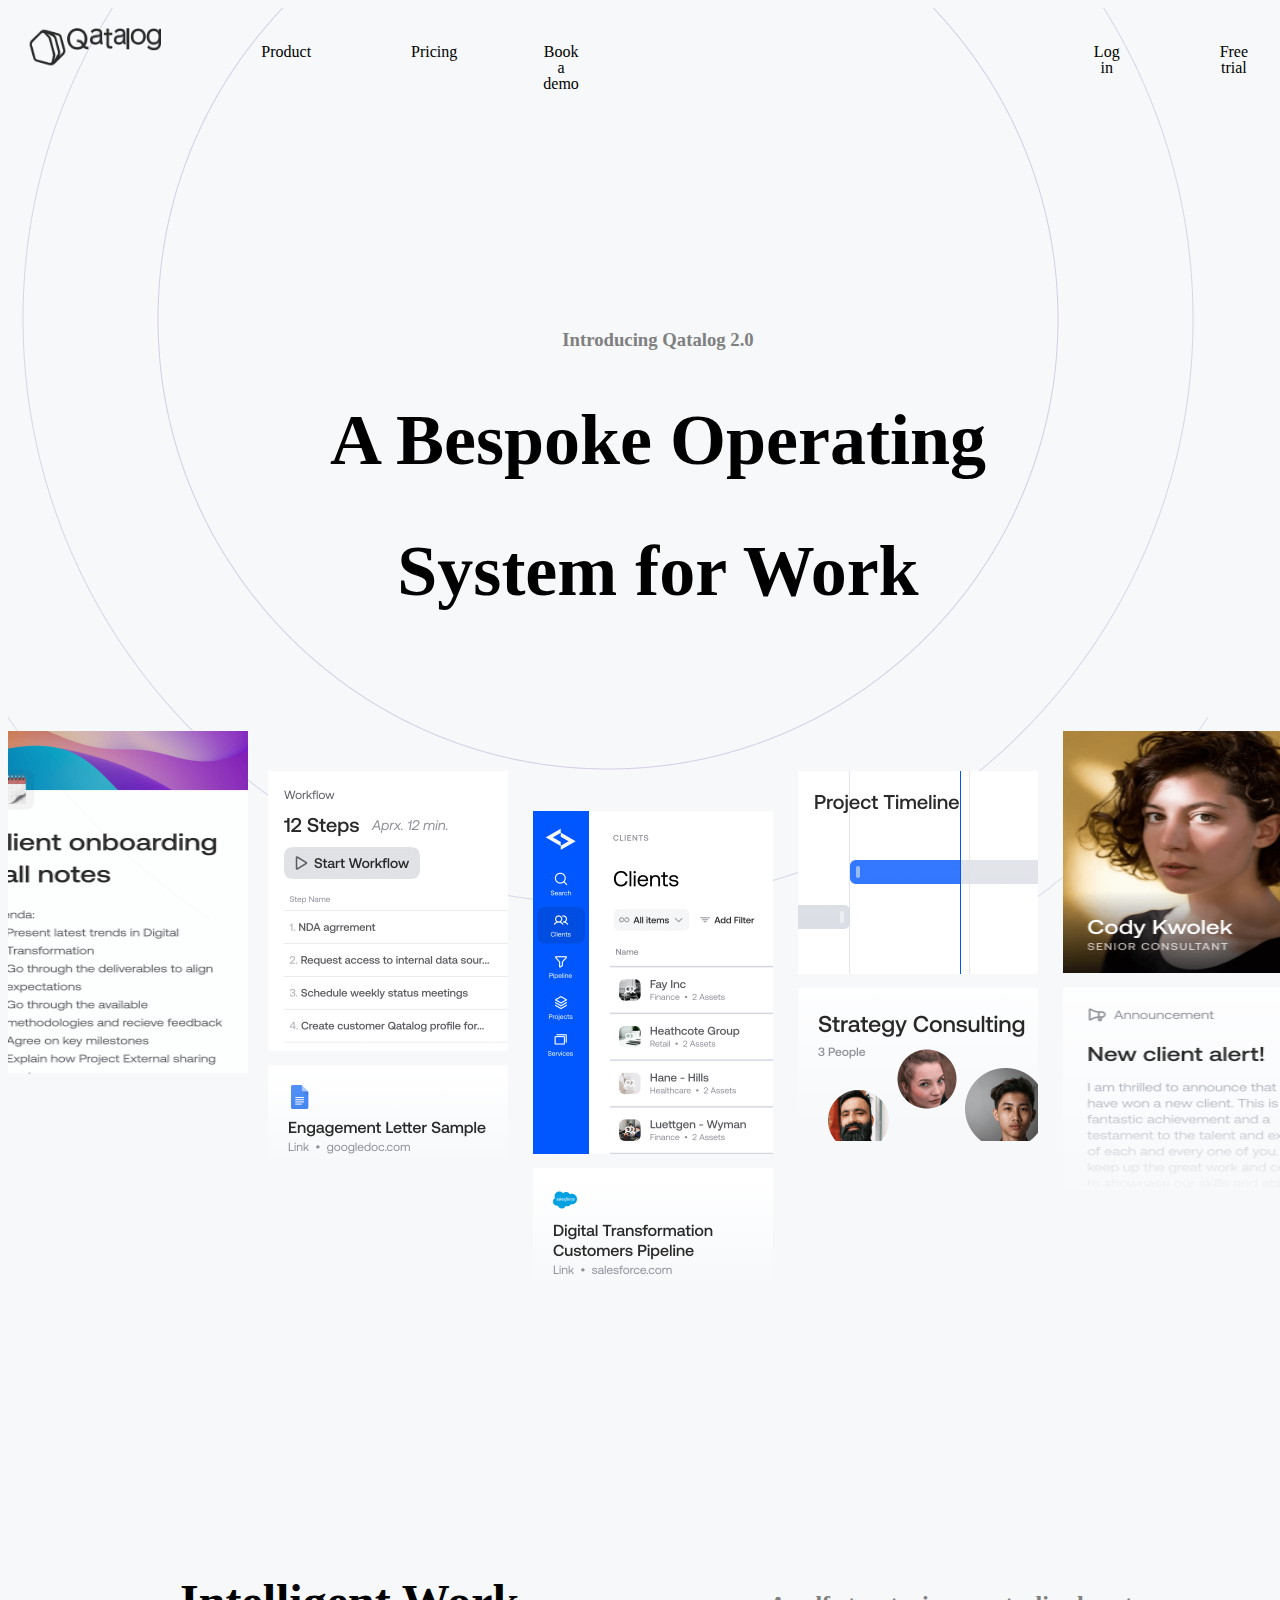
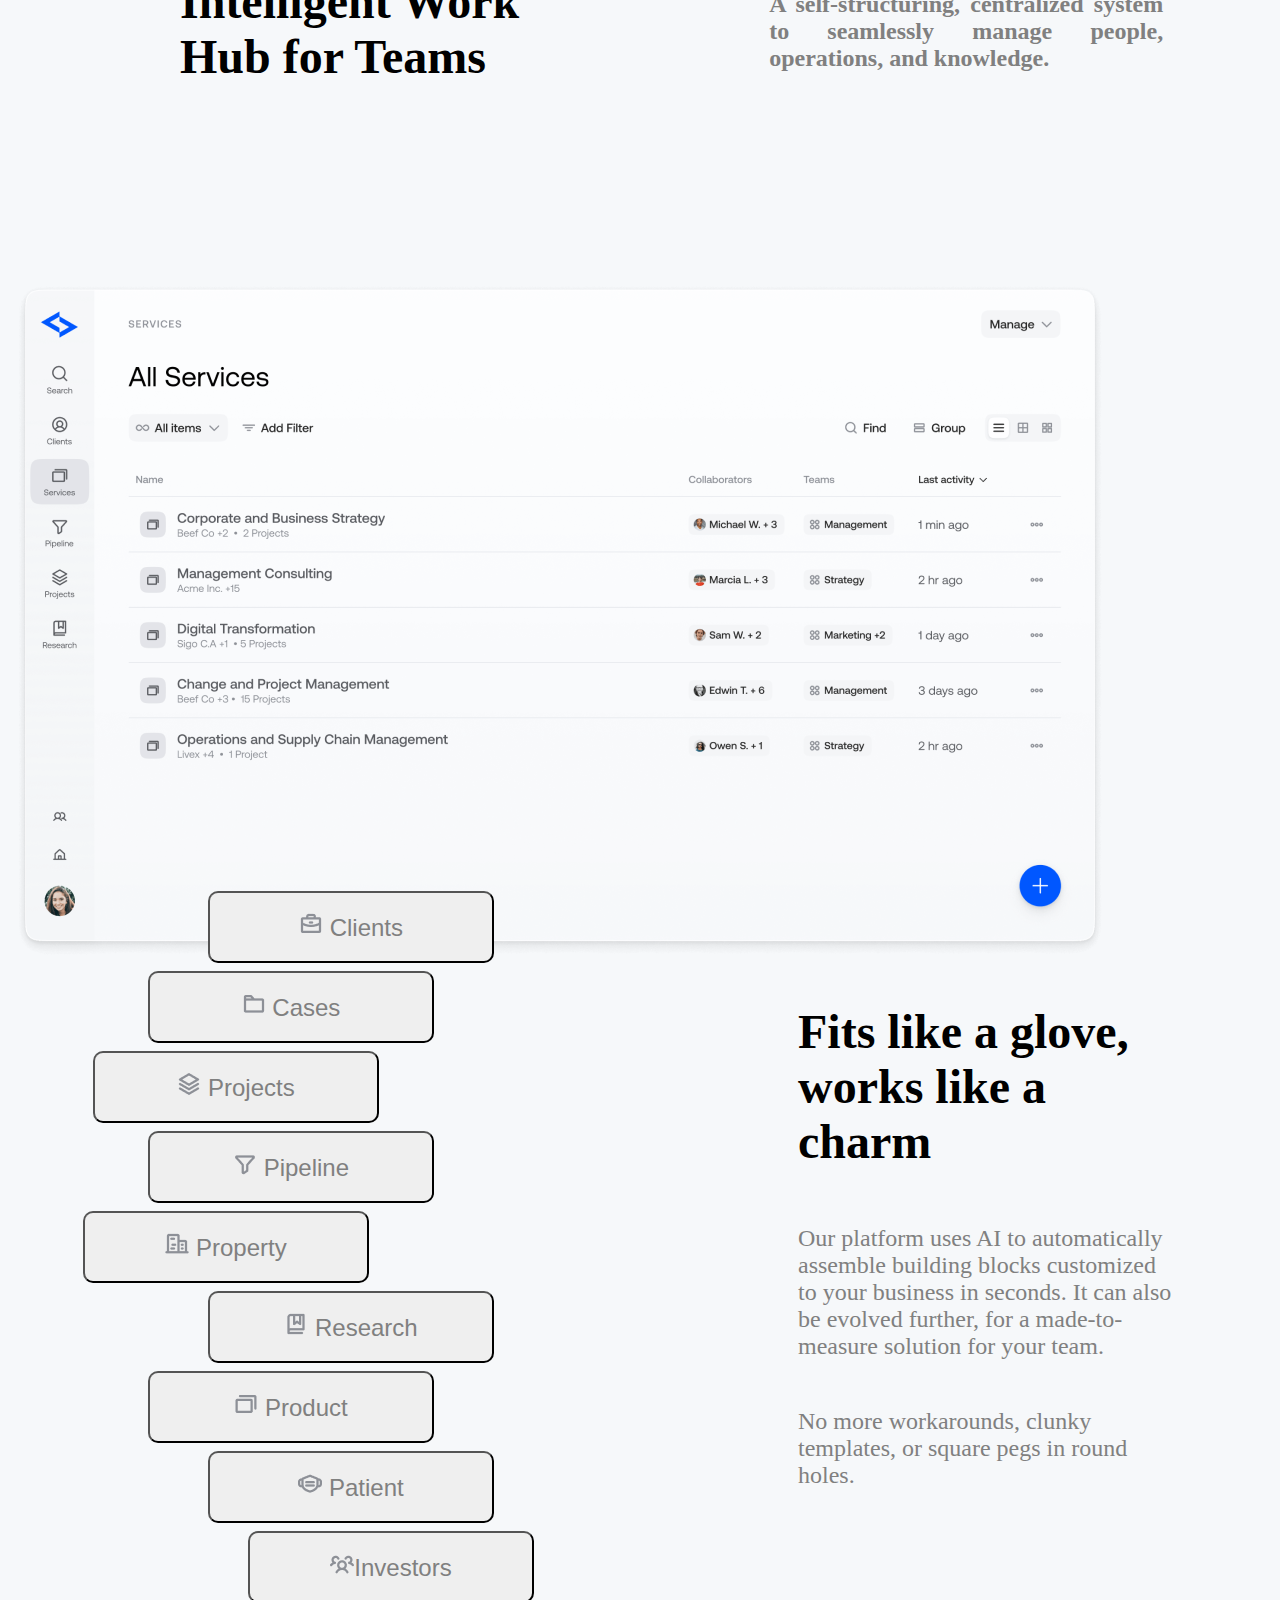
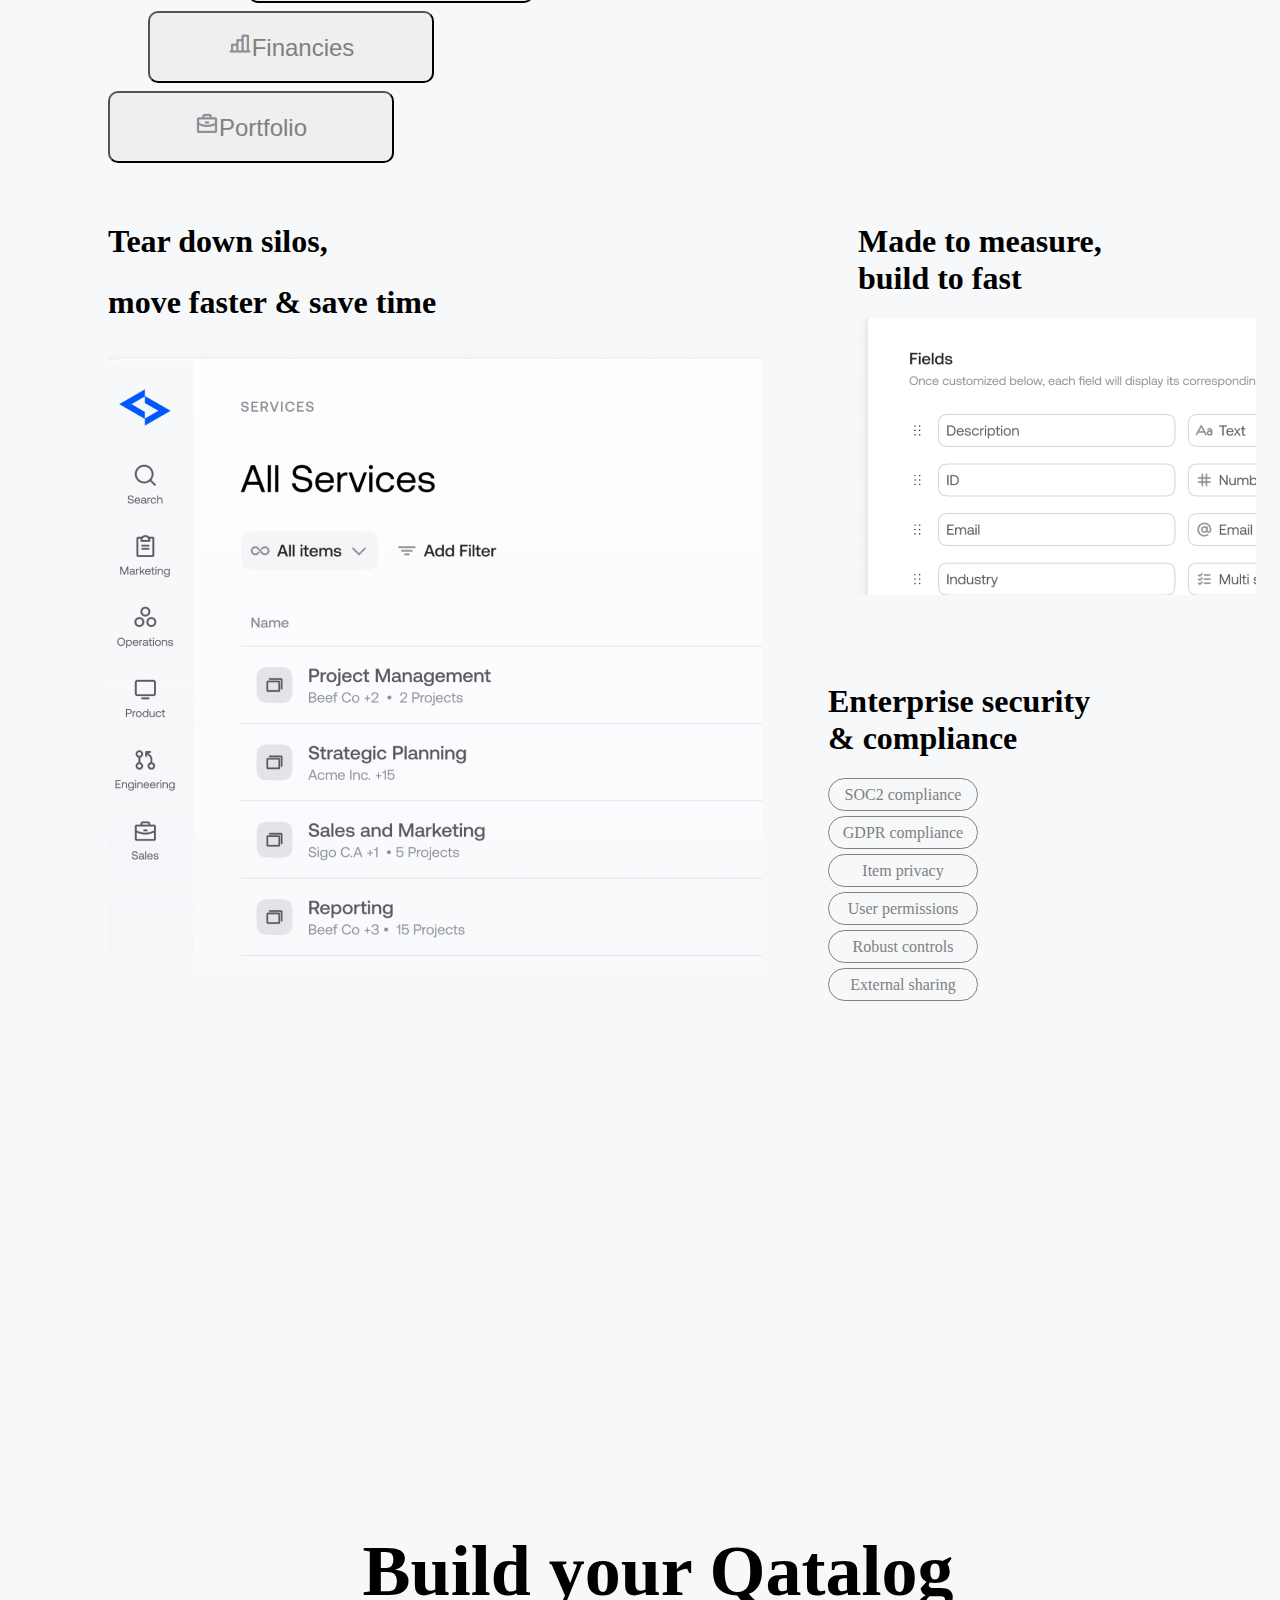
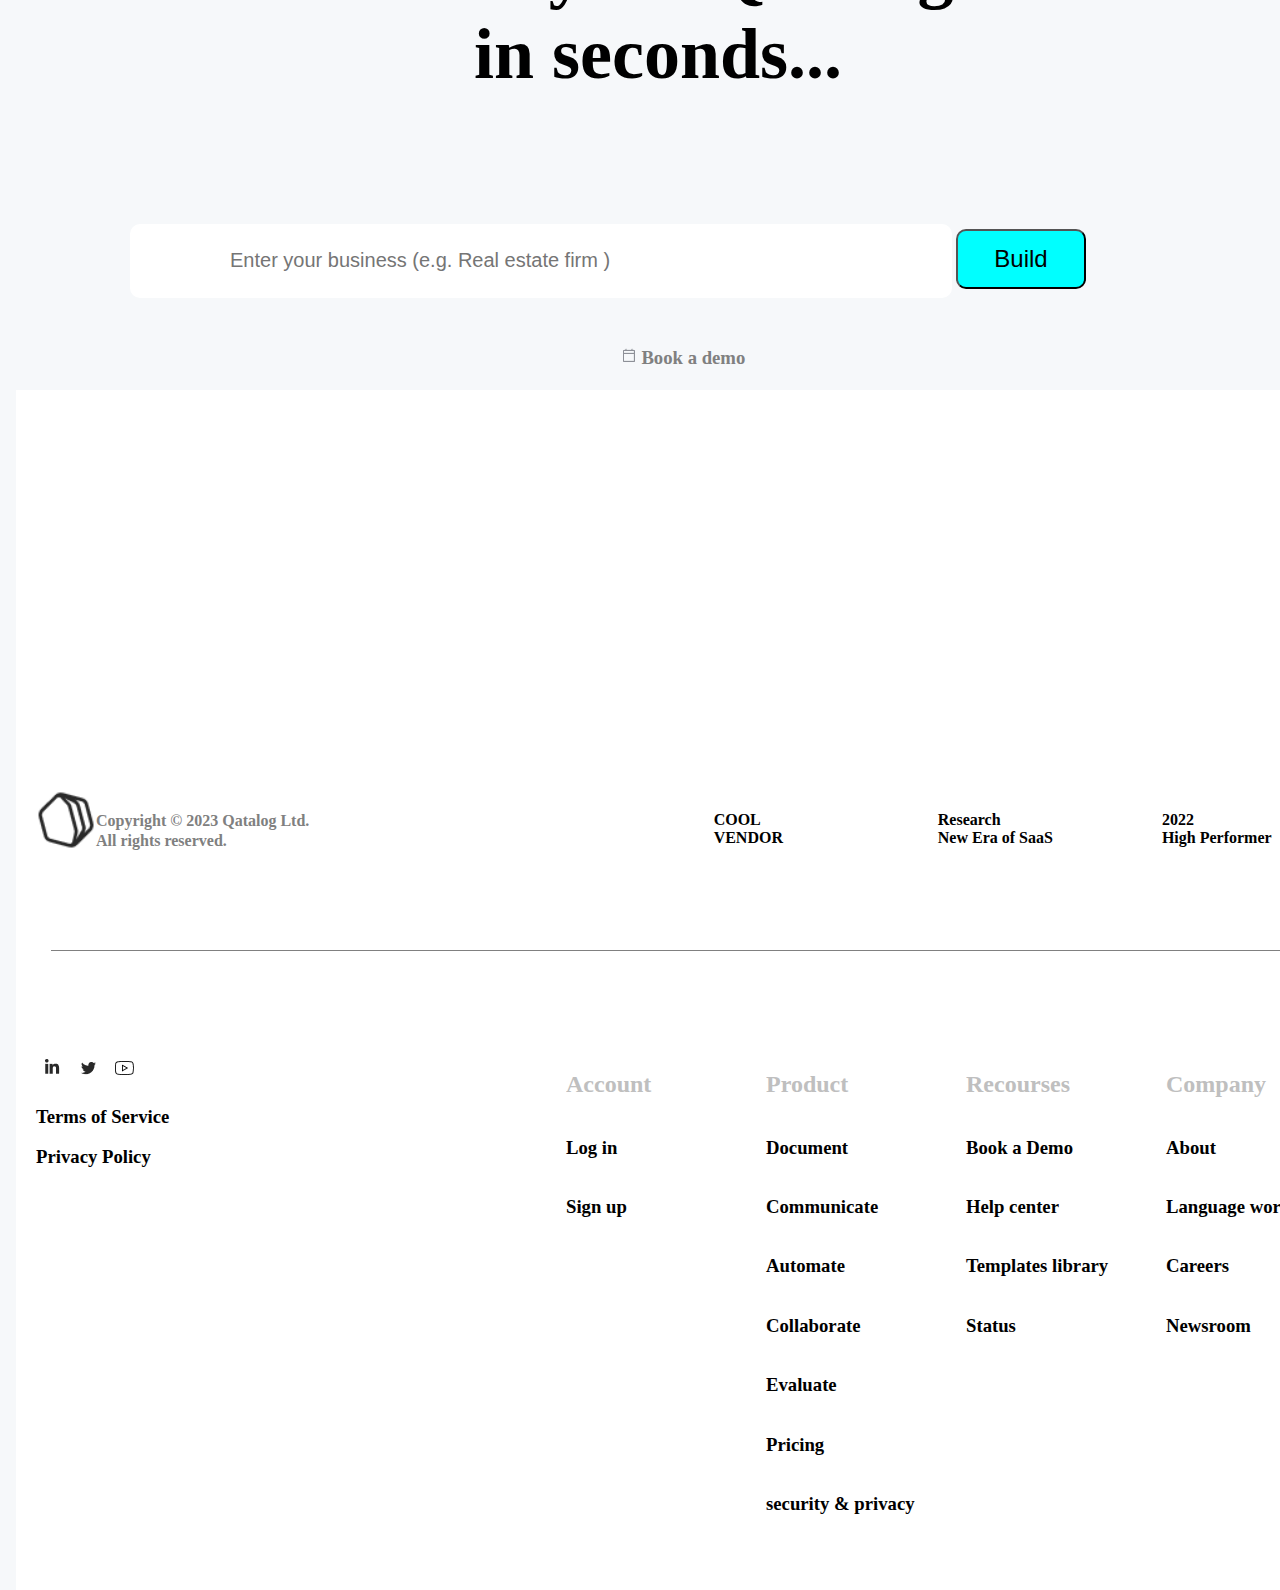
<file: index.html>
<!DOCTYPE html>
<html lang="en">
<head>
    <meta charset="UTF-8">
    <meta name="viewport" content="width=device-width, initial-scale=1.0">
    <title>Document</title>
    <link rel="stylesheet" href="styless.css">
    <link rel="preconnect" href="https://fonts.googleapis.com">
    <link rel="preconnect" href="https://fonts.gstatic.com" crossorigin>
    <link href="https://fonts.googleapis.com/css2?family=Roboto:ital,wght@0,100;0,300;0,400;0,500;0,700;0,900;1,100;1,300;1,400;1,500;1,700;1,900&display=swap" rel="stylesheet">
    <script src="main.js"></script>
</head>
<body>
    <div class="Box">
        <div class="Header">
            <img src="items/icons/Frame (11).png" alt="brand" style="width: 39.1px;height: 39.05px;top: 0.47px;left: 0px;gap: 0px;opacity: 0px; margin-left: 20px;">
            <img src="items/qatalog/Vector.png" alt="Q" style="width: 22.2px;height: 22.35px;top: 8.25px;left: 52.15px;gap: 0px;opacity: 0px;">
            <img src="items/qatalog/Vector (1).png" alt="a" style="width: 13.97px;height: 17.01px;top: 13.58px;left: 75.97px;gap: 0px;opacity: 0px;">
            <img src="items/qatalog/Vector (4).png" alt="t" style="width: 9.32px;height: 20.95px;top: 9.65px;left: 90.88px;gap: 0px;opacity: 0px;">
            <img src="items/qatalog/Vector (6).png" alt="a" style="width: 13.97px;height: 17.01px;top: 13.58px;left: 101.99px;gap: 0px;opacity: 0px;">
            <img src="items/qatalog/Vector (3).png" alt="l" style="width: 4px;height: 22.04px;top: 8.25px;left: 118.52px;gap: 0px;opacity: 0px;">
            <img src="items/qatalog/Vector (2).png" alt="o" style="width: 15.94px;height: 17.01px;top: 13.58px;left: 123.8px;gap: 0px;opacity: 0px;">
            <img src="items/qatalog/Vector (5).png" alt="g" style="width: 15.36px;height: 22.6px;top: 13.59px;left: 141.64px;gap: 0px;opacity: 0px;">
            <p class="f-texts" style="width: 100px; left: 237px; padding-left: 100px;">Product</p>
            <p class="f-texts" style="width: 50px; left: 357px; padding-left: 100px;" onclick="purchase()">Pricing</p>
            <p class="f-texts" style="width: 201px; left: 443px; padding-left: 86px; padding-right: 200px;">Book a demo</p>
            <p class="f-texts" style="width: 43px; left: 958px; padding-left: 315px;" onclick="login()">Log in</p>
            <p class="f-texts" style="width: 72px; left: 1058px; padding-left: 100px;" onclick="purchase()">Free trial</p>
        </div>
        <h3 style="text-align: center; padding-top: 200px; padding-left: 100px; color: gray;">Introducing Qatalog 2.0</h3>
        <h1 style="font-size: 72px;text-align: center; padding-left: 100px;">A Bespoke Operating</h1>
        <h1 style="font-size: 72px; text-align: center; padding-left: 100px;">System for Work</h1>
        <div class="main-b">
            <img src="items/images/IMAGE (1).png" alt="img1" style="width: 240px; height: 343px; left: -38px;">
            <div class="first-q">
                <img src="items/images/IMAGE (2).png" alt="img2" style="width: 240px; height: 280px;background-color: white;">
                <img src="items/images/IMAGE (3).png" alt="img3" style="width: 240px; height: 108px; padding-top: 10px;">
            </div>
            <div class="second-q">
                <img src="items/images/IMAGE (4).png" alt="img4" style="width: 240px; height: 343px; background-color: white;">
                <img src="items/images/IMAGE (5).png" alt="img5" style="width: 240px; height: 128px; padding-top: 10px;">
            </div>
            <div class="third-q">
                <img src="items/images/IMAGE (6).png" alt="img6" style="width: 240px; height: 203px; background-color: white;">
                <img src="items/images/IMAGE (7).png" alt="img7" style="width: 240px; height: 153px; padding-top: 10px;">
            </div>
            <div class="last-q">
                <img src="items/images/IMAGE (8).png" alt="img8" style="width: 240px; height: 242px;">
                <img src="items/images/IMAGE (9).png" alt="img9" style="width: 240px; height: 240px; padding-top: 10px;">
            </div>
        </div>
        <div class="f-texts2">
            <h1 style="font-size: 48px; padding-left: 172px;">Intelligent Work <br> Hub for Teams</h1>
            <h2 style="width: 394px; height: 100px; padding-left: 250px; padding-top: 30px; text-align: justify; color: gray;">A self-structuring, centralized system to seamlessly manage people, operations, and knowledge.</h2>
        </div>
        <div class="Box2">
            <button onclick="notfound()"><img src="items/icons/Frame (1).png" alt="fr1"> Clients</button>
        </div>
        <div class="Button_container">
            <div class="button_box">
                <button onclick="notfound()" style="z-index: 1; margin-left: 140px; margin-bottom: 8px;"><img src="items/icons/Frame (2).png" alt="fr1"> Cases</button>
                <button onclick="notfound()" style="z-index: 1; margin-left: 85px; margin-bottom: 8px;"><img src="items/icons/Frame (3).png" alt="fr1"> Projects</button>
                <button onclick="notfound()" style="z-index: 1; margin-left: 140px; margin-bottom: 8px;"><img src="items/icons/Frame (4).png" alt="fr1"> Pipeline</button>
                <button onclick="notfound()" style="z-index: 1; margin-left: 75px; margin-bottom: 8px;"><img src="items/icons/Frame (5).png" alt="fr1"> Property</button>
                <button onclick="notfound()" style="z-index: 1; margin-left: 200px; margin-bottom: 8px;"><img src="items/icons/Frame (6).png" alt="fr1"> Research</button>
                <button onclick="notfound()" style="z-index: 1; margin-left: 140px; margin-bottom: 8px;"><img src="items/icons/Frame (7).png" alt="fr1"> Product</button>
                <button onclick="notfound()" style="z-index: 1; margin-left: 200px; margin-bottom: 8px;"><img src="items/icons/Frame (8).png" alt="fr1"> Patient</button>
                <button onclick="notfound()" style="z-index: 1; margin-left: 240px; margin-bottom: 8px;"><img src="items/icons/Frame.png" alt="fr1">Investors</button>
                <button onclick="notfound()" style="z-index: 1; margin-left: 140px; margin-bottom: 8px;"><img src="items/icons/Frame (9).png" alt="fr1">Financies</button>
                <button onclick="notfound()" style="z-index: 1; margin-left: 100px;"><img src="items/icons/Frame (1).png" alt="fr1">Portfolio</button>
            </div>
            <div class="button_box_right_side">
                <h1 style="font-size: 48px; padding-left: 200px;">Fits like a glove,<br> works like a <br> charm</h1>
                <p style="width: 380px; height: 200px; font-size: 24px; color: gray; padding-left: 200px;">Our platform uses AI to automatically assemble building blocks customized to your business in seconds. It can also be evolved further, for a made-to-measure solution for your team.</p>
                <p style="width: 370px; height: 100px; font-size: 24px; color: gray; padding-left: 200px; padding-bottom: 400px;">No more workarounds, clunky templates, or square pegs in round holes.</p>
            </div>
        </div>
        <div class="Main_content_container">
            <div class="content">
                <h1 style="width: 240px; height: 40px; font-size: 32px; padding-left: 100px;">Tear down silos,</h1>
                <h1 style="width: 364px; height: 40px; font-size: 32px; padding-left: 100px;">move faster & save time</h1>
                <img src="items/images/IMAGE (10).png" alt="img10" style="padding-left: 100px;">
            </div>
            <div class="content_container">
                <div class="content2">
                    <h1 style="font-size: 32px; padding-left: 150px;">Made to measure,<br> build to fast</h1>
                    <img src="items/images/IMAGE (11).png" alt="img11" style="padding-left: 150px;">
                </div>
                <div class="container3">
                    <h1 style="font-size: 32px; padding-left: 120px;">Enterprise security <br> & compliance</h1>
                    <div class="border"onclick="Enterprise()"><label>SOC2 compliance</label></div>
                    <div class="border"onclick="Enterprise()"><label>GDPR compliance</label></div>
                    <div class="border"onclick="Enterprise()"><label>Item privacy</label></div>
                    <div class="border"onclick="Enterprise()"><label>User permissions</label></div>
                    <div class="border"onclick="Enterprise()"><label>Robust controls</label></div>
                    <div class="border"onclick="Enterprise()"><label>External sharing</label></div>               
                </div>
            </div>
        </div>
        <div class="build_container">
            <h1 style="font-size: 72px; padding-top: 80px; padding-bottom: 80px; padding-left: 100px;">Build your Qatalog <br> in seconds...</h1>
            <input type="text" style="font-size:20px; padding-left: 100px; width: 720px; height: 72px; background-color: white; border: 0px; border-radius: 10px; z-index: 0;" placeholder="Enter your business (e.g. Real estate firm )">
            <button onclick="notfound()" style="width: 130px; height: 60px; background-color: aqua; border-radius: 10px; color: black; z-index: 1;">Build</button>
            <h3 style="padding-top: 30px;padding-left: 150px; color: gray;"><img src="items/icons/Frame (10).png" alt="img10"> Book a demo</h3>
        </div>
    </div>
    <div class="footer">
        <div class="footer_info">
            <img src="items/icons/Frame (11).png" alt="logo" style="padding-left: 20px;">
            <h4 style="width: 250px; color: gray;line-height: 20px;">Copyright © 2023 Qatalog Ltd. <br>All rights reserved.</h4>
            <h4 style="width: 200px; padding-left: 400px;">COOL <br>VENDOR</h4>
            <h4 style="width: 200px; padding-left: 50px;">Research <br>New Era of SaaS</h4>
            <h4 style="width: 200px; padding-left: 50px;">2022 <br>High Performer</h4>
        </div>
        <div class="chiziq"></div>
        <div class="footer_info2">
            <div class="icon_container">
                <img onclick="linkedin()" src="items/icons/Frame (14).png" alt="img14" style="padding-left: 20px;">
                <img onclick="twitter()" src="items/icons/Frame (13).png" alt="img13">
                <img onclick="youtube()" src="items/icons/Frame (12).png" alt="img12">
                <h3 style="padding-left: 20px;">Terms of Service</h3>
                <h3 style="padding-left: 20px;">Privacy Policy</h3>
            </div>
            <div class="Columns">
                <h2 style="color: gray; opacity: 0.5;">Account</h2>
                <h3 onclick="login()">Log in</h3>
                <h3 onclick="login()">Sign up</h3>
            </div>
            <div class="Columns">
                <h2 style="color: gray; opacity: 0.5;">Product</h2>
                <h3>Document</h3>
                <h3>Communicate</h3>
                <h3>Automate</h3>
                <h3>Collaborate</h3>
                <h3>Evaluate</h3>
                <h3 onclick="purchase()">Pricing</h3>
                <h3 onclick="About()">security & privacy</h3>
            </div>
            <div class="Columns">
                <h2 style="color: gray; opacity: 0.5;">Recourses</h2>
                <h3>Book a Demo</h3>
                <h3 onclick="About()">Help center</h3>
                <h3>Templates library</h3>
                <h3>Status</h3>
            </div>
            <div class="Columns">
                <h2 style="color: gray; opacity: 0.5;">Company</h2>
                <h3 onclick="About()">About</h3>
                <h3>Language work</h3>
                <h3>Careers</h3>
                <h3>Newsroom</h3>
            </div>
        </div>
    </div>
</body>
</html>
</file>
<file: styless.css>
body {
    width: 1200px;
    height: 6214px;
    background: rgba(246, 248, 250, 1);
}

.f-texts {
    height: 16px;
    top: 32px;
    font-size: 16px;
    font-weight: 400;
    line-height: 16px;
    text-align: center;
    color: black;
}

.Header {
    width: 1200px;
    height: 82px;
    z-index: 0;
    display: flex;
    padding-top: 20px;
}

.Box {
    width: 1200px;
    height: 5182px;
    background: rgba(246, 248, 250, 1);
    background-image: url(/items/icons/Frame\ \(15\).png);
    background-repeat: repeat-x;
}

.first-q {
    width: 245px;
    height: 400px;
    padding-left: 20px;
    padding-top: 40px;
}

.second-q {
    width: 245px;
    height: 450px;
    padding-left: 20px;
    padding-top: 80px;
}

.third-q {
    width: 245px;
    height: 400px;
    padding-left: 20px;
    padding-top: 40px;
}

.last-q {
    width: 245px;
    height: 400px;
    padding-left: 20px;
}

.main-b {
    width: 1350px;
    height: 410px;
    display: flex;
    padding-top: 70px;
    padding-bottom: 400px;
}

.f-texts2 {
    width: 1200px;
    height: 140px;
    display: flex;
    padding-bottom: 200px;
    font-style: Roboto;
}

.Box2 {
    width: 1200px;
    height: 690px;
    background-image: url(items/images/IMAGE.png);
    background-repeat: no-repeat;
    padding-left: 200px;
    line-height: 1300px;
}

.button_box {
    width: 590px;
    height: 830px;  
    display: flex;
    flex-direction: column;   
}

.button_box_right_side {
    width: 590px;
    height: 830px;  
    display: flex;
    flex-direction: column; 
}

.Button_container {
    width: 1200px;
    height: 830px;
    display: flex;
}

button {
    width: 286px;
    height: 72px;
    border-radius: 10px;
    font-size: 24px;
    color: gray;
    text-align: center;
    transition: background-color 0.5s ease, color 1s ease;
}

.content {
    width: 700px;
    height: 800px;
}

.content2 {
    width: 450px;
    height: 500px;
}

.content3 {
    width: 450px;
    height: 300px;
}

.content_container {
    width: 490px;
    height: 800px;
    display: flex;
    flex-direction: column;
}

.Main_content_container {
    width: 1200px;
    height: 1200px;
    display: flex;
}

.border {
    width: 148px;
    height: 31px;
    border: 1px solid gray;
    border-radius: 20px;
    text-align: center;
    line-height: 31px;
    color: gray;
    margin-left: 120px;
    margin-top: 5px;
    transition: background-color 0.5s ease, color 0.5s ease;
}

.build_container {
    width: 1200px;
    height: 720px;
    text-align: center;
}

.footer {
    width: 1320px;
    height: 1200px;
    background-color: white;
    margin-left: 8px;

}

.chiziq {
    width: 1250px;
    height: 1px;
    background-color: gray;
    margin-left: 35px;
    margin-top: 100px;
    margin-bottom: 100px;
}

.footer_info {
    width: 1320px;
    height: 60px;
    display: flex;
    padding-top: 400px;
}

.footer_info2{
    width: 1320px;
    height: 400px;
    display: flex;
}

.Columns {
    width: 150px;
    height: 400px;
    display: flex;
    flex-direction: column;
    padding-left: 50px;
}

.icon_container {
    width: 200px;
    height: 400px;
    padding-right: 300px;
}

button:hover {
    background-color: black;
    color: white;
}

h3:hover {
    color: darkblue;
}

.border:hover {
    background-color: green;
    color: aliceblue;
}
</file>
